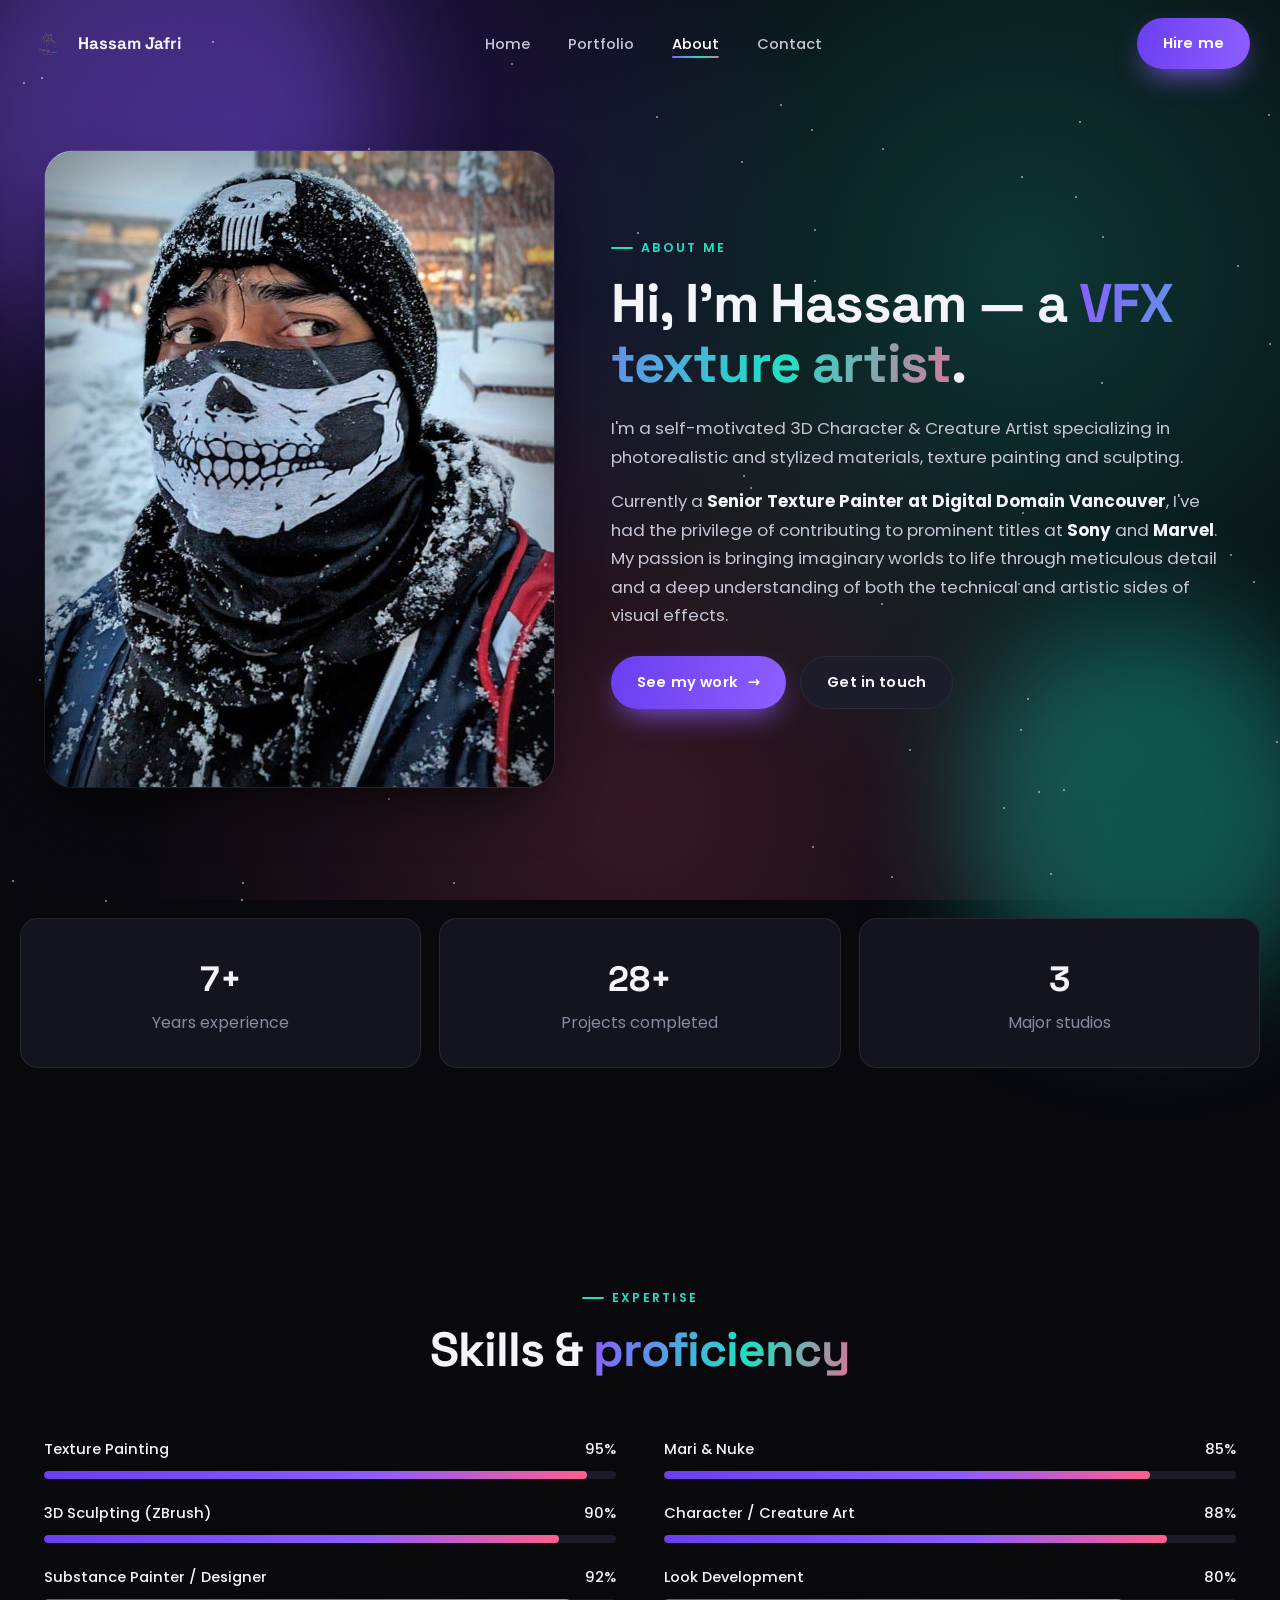
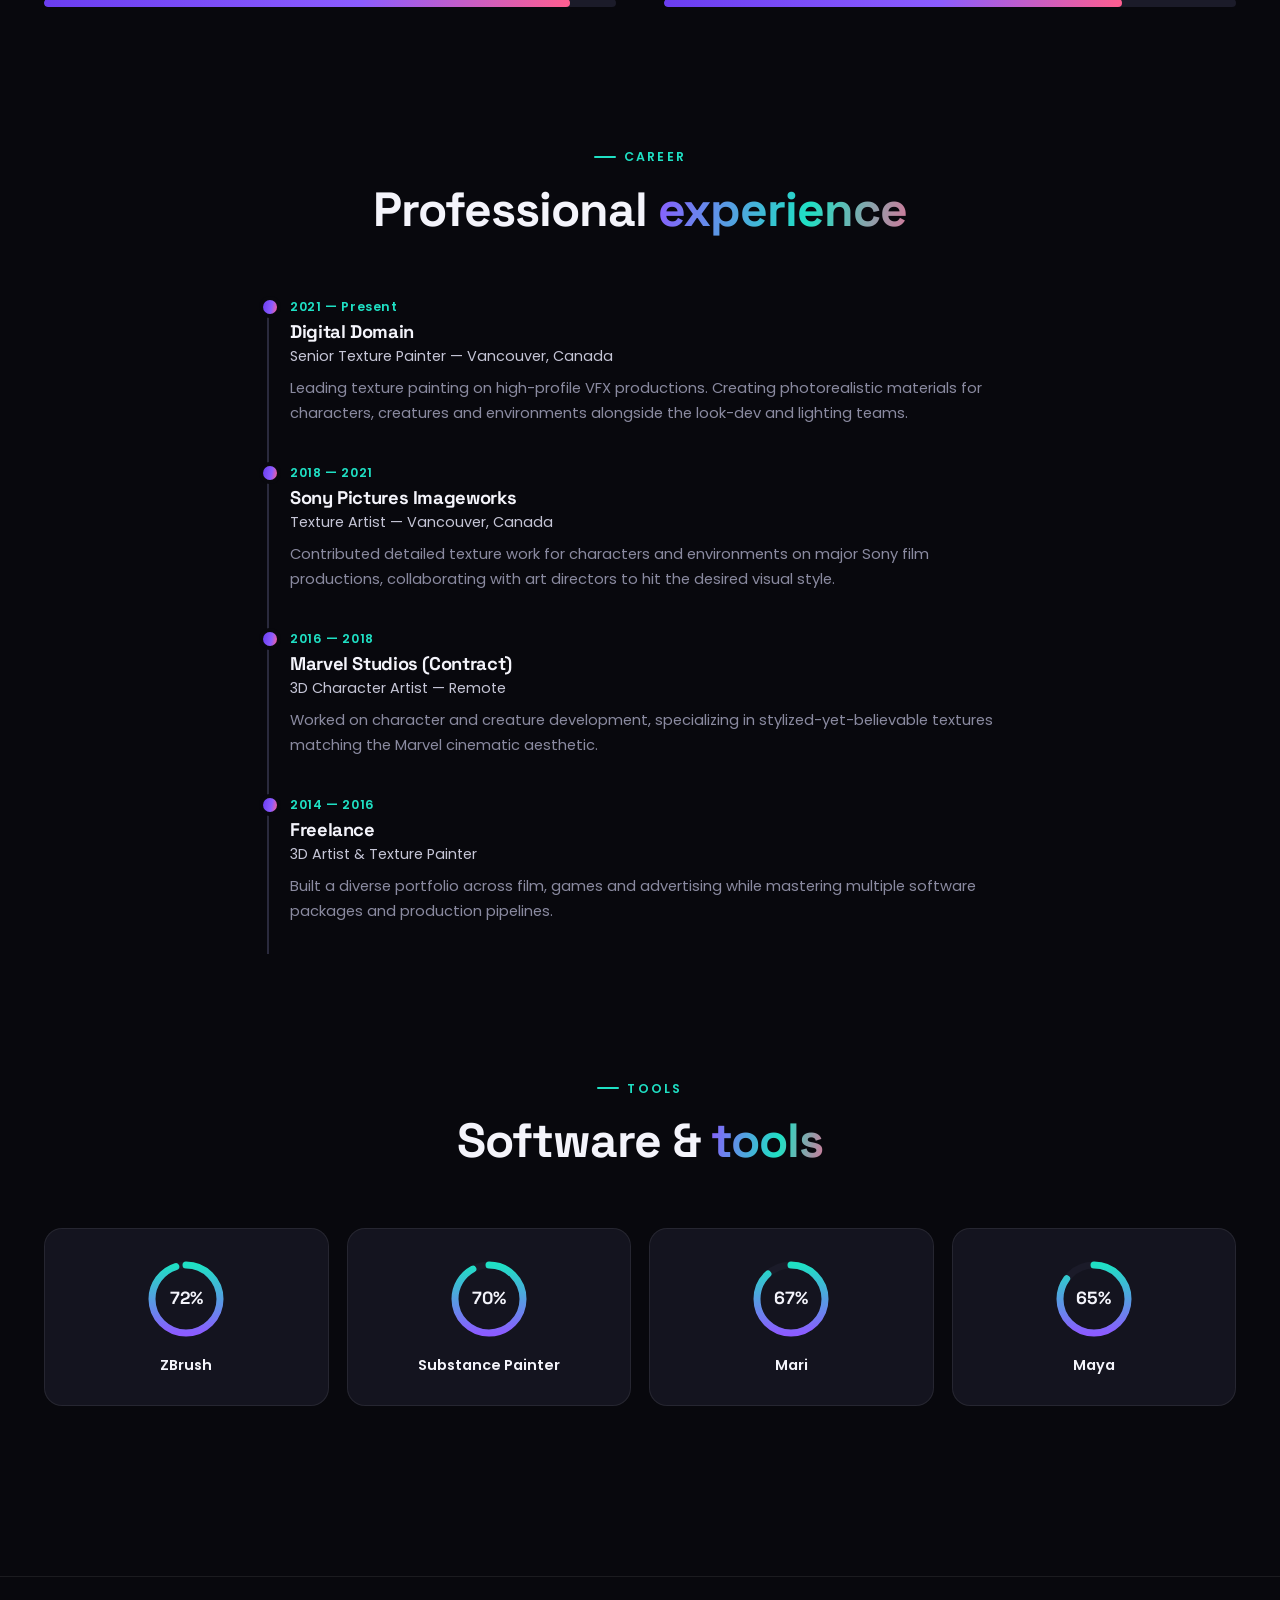
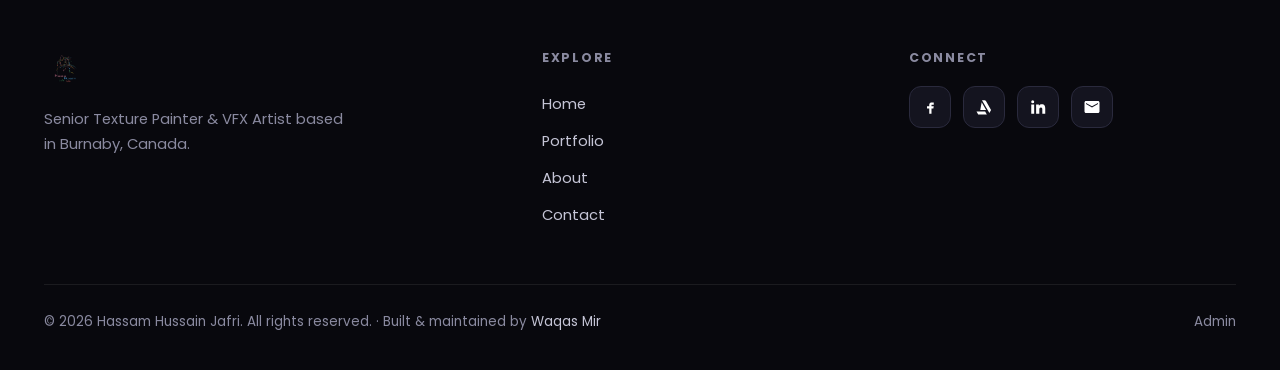
<file: about-me.html>
<!DOCTYPE html>
<html lang="en">

<head>
    <meta charset="UTF-8">
    <meta name="description" content="About Hassam Hussain Jafri — Senior Texture Painter at Digital Domain Vancouver. VFX artist with experience on Sony and Marvel productions.">
    <meta name="keywords" content="VFX artist, texture painter, 3D character artist, Digital Domain, Sony, Marvel">
    <meta name="author" content="Hassam Hussain Jafri">
    <meta name="viewport" content="width=device-width, initial-scale=1, shrink-to-fit=no">

    <title>About — Hassam Hussain Jafri</title>
    <link rel="icon" href="img/core-img/favicon.ico">

    <link rel="preconnect" href="https://fonts.googleapis.com">
    <link rel="preconnect" href="https://fonts.gstatic.com" crossorigin>
    <link href="https://fonts.googleapis.com/css2?family=Poppins:wght@300;400;500;600;700&family=Space+Grotesk:wght@500;600;700&display=swap" rel="stylesheet">
    <link rel="stylesheet" href="css/main.css">
</head>

<body>
    <div class="bg-fx"></div>
    <div class="blob blob--1"></div>
    <div class="blob blob--2"></div>
    <div class="stars"></div>
    <div class="grain"></div>

    <div id="preloader">
        <div class="preloader-mascot" id="preMascot"></div>
        <div class="preload-bar"><i></i></div>
        <p class="preload-tip">Loading…</p>
    </div>

    <nav class="nav">
        <a class="nav__brand" href="index.html"><img src="Logo/HHJ-removebg-preview2.png" alt="HHJ"> Hassam Jafri</a>
        <ul class="nav__links">
            <li><a href="index.html">Home</a></li>
            <li><a href="portfolio.html">Portfolio</a></li>
            <li><a href="about-me.html" class="active">About</a></li>
            <li><a href="contact.html">Contact</a></li>
        </ul>
        <a href="contact.html" class="btn btn--primary nav__cta">Hire me</a>
        <button class="nav__toggle" aria-label="Menu"><span></span><span></span><span></span></button>
    </nav>

    <a href="contact.html" class="floating-mascot" aria-label="Say hello"><span class="bubble">Nice to meet you!</span></a>

    <!-- Intro -->
    <section class="container">
        <div class="about-hero">
            <div class="about-portrait reveal">
                <img src="ProjectImages/Hassam.jpg" alt="Hassam Hussain Jafri">
            </div>
            <div class="reveal d1">
                <span class="eyebrow">About me</span>
                <h1>Hi, I'm Hassam — a <span class="text-grad">VFX texture artist</span>.</h1>
                <p class="lead">I'm a self-motivated 3D Character &amp; Creature Artist specializing in photorealistic and stylized materials, texture painting and sculpting.</p>
                <p class="lead">Currently a <b style="color:var(--text)">Senior Texture Painter at Digital Domain Vancouver</b>, I've had the privilege of contributing to prominent titles at <b style="color:var(--text)">Sony</b> and <b style="color:var(--text)">Marvel</b>. My passion is bringing imaginary worlds to life through meticulous detail and a deep understanding of both the technical and artistic sides of visual effects.</p>
                <div class="hero__actions" style="margin-top:26px">
                    <a href="portfolio.html" class="btn btn--primary">See my work <span class="arrow">→</span></a>
                    <a href="contact.html" class="btn btn--ghost">Get in touch</a>
                </div>
            </div>
        </div>
    </section>

    <!-- Stats -->
    <section class="container section--tight">
        <div class="dash-stats" style="grid-template-columns:repeat(3,1fr)">
            <div class="card reveal" style="text-align:center"><div class="num" style="font-family:var(--font-display);font-size:2.2rem;font-weight:700"><span data-count="8">0</span>+</div><div style="color:var(--text-muted)">Years experience</div></div>
            <div class="card reveal d1" style="text-align:center"><div class="num" style="font-family:var(--font-display);font-size:2.2rem;font-weight:700"><span data-count="30">0</span>+</div><div style="color:var(--text-muted)">Projects completed</div></div>
            <div class="card reveal d2" style="text-align:center"><div class="num" style="font-family:var(--font-display);font-size:2.2rem;font-weight:700"><span data-count="3">0</span></div><div style="color:var(--text-muted)">Major studios</div></div>
        </div>
    </section>

    <!-- Skills -->
    <section class="section">
        <div class="container">
            <div class="section-head reveal">
                <span class="eyebrow">Expertise</span>
                <h2>Skills &amp; <span class="text-grad">proficiency</span></h2>
            </div>
            <div class="grid-2">
                <div class="reveal">
                    <div class="skill-row" data-skill="95"><div class="skill-row__top"><span>Texture Painting</span><span>95%</span></div><div class="skill-bar"><i></i></div></div>
                    <div class="skill-row" data-skill="90"><div class="skill-row__top"><span>3D Sculpting (ZBrush)</span><span>90%</span></div><div class="skill-bar"><i></i></div></div>
                    <div class="skill-row" data-skill="92"><div class="skill-row__top"><span>Substance Painter / Designer</span><span>92%</span></div><div class="skill-bar"><i></i></div></div>
                </div>
                <div class="reveal d1">
                    <div class="skill-row" data-skill="85"><div class="skill-row__top"><span>Mari &amp; Nuke</span><span>85%</span></div><div class="skill-bar"><i></i></div></div>
                    <div class="skill-row" data-skill="88"><div class="skill-row__top"><span>Character / Creature Art</span><span>88%</span></div><div class="skill-bar"><i></i></div></div>
                    <div class="skill-row" data-skill="80"><div class="skill-row__top"><span>Look Development</span><span>80%</span></div><div class="skill-bar"><i></i></div></div>
                </div>
            </div>
        </div>
    </section>

    <!-- Experience -->
    <section class="section" style="padding-top:0">
        <div class="container">
            <div class="section-head reveal">
                <span class="eyebrow">Career</span>
                <h2>Professional <span class="text-grad">experience</span></h2>
            </div>
            <div style="max-width:760px;margin:0 auto">
                <div class="timeline">
                    <div class="tl-item reveal">
                        <div class="yr">2021 — Present</div>
                        <h4>Digital Domain</h4>
                        <div class="role">Senior Texture Painter — Vancouver, Canada</div>
                        <p>Leading texture painting on high-profile VFX productions. Creating photorealistic materials for characters, creatures and environments alongside the look-dev and lighting teams.</p>
                    </div>
                    <div class="tl-item reveal d1">
                        <div class="yr">2018 — 2021</div>
                        <h4>Sony Pictures Imageworks</h4>
                        <div class="role">Texture Artist — Vancouver, Canada</div>
                        <p>Contributed detailed texture work for characters and environments on major Sony film productions, collaborating with art directors to hit the desired visual style.</p>
                    </div>
                    <div class="tl-item reveal d2">
                        <div class="yr">2016 — 2018</div>
                        <h4>Marvel Studios (Contract)</h4>
                        <div class="role">3D Character Artist — Remote</div>
                        <p>Worked on character and creature development, specializing in stylized-yet-believable textures matching the Marvel cinematic aesthetic.</p>
                    </div>
                    <div class="tl-item reveal d3">
                        <div class="yr">2014 — 2016</div>
                        <h4>Freelance</h4>
                        <div class="role">3D Artist &amp; Texture Painter</div>
                        <p>Built a diverse portfolio across film, games and advertising while mastering multiple software packages and production pipelines.</p>
                    </div>
                </div>
            </div>
        </div>
    </section>

    <!-- Tools -->
    <section class="section" style="padding-top:0">
        <div class="container">
            <div class="section-head reveal">
                <span class="eyebrow">Tools</span>
                <h2>Software &amp; <span class="text-grad">tools</span></h2>
            </div>
            <div class="tool-grid">
                <div class="tool reveal">
                    <div class="ring" data-ring="95"><svg width="84" height="84"><circle cx="42" cy="42" r="34" stroke="var(--surface-2)" stroke-width="7" fill="none"/><circle class="ring-fg" cx="42" cy="42" r="34" stroke="url(#g1)" stroke-width="7" fill="none" stroke-linecap="round"/><defs><linearGradient id="g1"><stop offset="0" stop-color="#8b5cff"/><stop offset="1" stop-color="#1fe0c4"/></linearGradient></defs></svg><span class="pct">0%</span></div>
                    <h6>ZBrush</h6>
                </div>
                <div class="tool reveal d1">
                    <div class="ring" data-ring="92"><svg width="84" height="84"><circle cx="42" cy="42" r="34" stroke="var(--surface-2)" stroke-width="7" fill="none"/><circle class="ring-fg" cx="42" cy="42" r="34" stroke="url(#g1)" stroke-width="7" fill="none" stroke-linecap="round"/></svg><span class="pct">0%</span></div>
                    <h6>Substance Painter</h6>
                </div>
                <div class="tool reveal d2">
                    <div class="ring" data-ring="88"><svg width="84" height="84"><circle cx="42" cy="42" r="34" stroke="var(--surface-2)" stroke-width="7" fill="none"/><circle class="ring-fg" cx="42" cy="42" r="34" stroke="url(#g1)" stroke-width="7" fill="none" stroke-linecap="round"/></svg><span class="pct">0%</span></div>
                    <h6>Mari</h6>
                </div>
                <div class="tool reveal d3">
                    <div class="ring" data-ring="85"><svg width="84" height="84"><circle cx="42" cy="42" r="34" stroke="var(--surface-2)" stroke-width="7" fill="none"/><circle class="ring-fg" cx="42" cy="42" r="34" stroke="url(#g1)" stroke-width="7" fill="none" stroke-linecap="round"/></svg><span class="pct">0%</span></div>
                    <h6>Maya</h6>
                </div>
            </div>
        </div>
    </section>

    <footer class="footer">
        <div class="container">
            <div class="footer__inner">
                <div class="footer__brand">
                    <img src="Logo/HHJ-removebg-preview2.png" alt="HHJ">
                    <p>Senior Texture Painter & VFX Artist based in Burnaby, Canada.</p>
                </div>
                <div>
                    <h6>Explore</h6>
                    <div class="footer__links">
                        <a href="index.html">Home</a><a href="portfolio.html">Portfolio</a><a href="about-me.html">About</a><a href="contact.html">Contact</a>
                    </div>
                </div>
                <div>
                    <h6>Connect</h6>
                    <div class="footer__social">
                        <a href="https://www.facebook.com/Hassam.exr?mibextid=ZbWKwL" target="_blank" rel="noopener" aria-label="Facebook"><svg width="18" height="18" viewBox="0 0 24 24" fill="#fff"><path d="M14 9h3V6h-3c-1.7 0-3 1.3-3 3v2H8v3h3v7h3v-7h2.5l.5-3H14V9z"/></svg></a>
                        <a href="https://www.artstation.com/hassamjafri" target="_blank" rel="noopener" aria-label="ArtStation"><svg width="18" height="18" viewBox="0 0 24 24" fill="#fff"><path d="M2 18l2.3 4h11.5l-2.3-4H2zm19.4-2.1L14.6 4c-.4-.7-1.1-1-1.8-1H9.3l9.9 17 1.9-3.3c.4-.6.5-1.2.3-1.8zM7 16h7.8L8.9 5.7 7 16z"/></svg></a>
                        <a href="https://www.linkedin.com/in/syedhassamjafri" target="_blank" rel="noopener" aria-label="LinkedIn"><svg width="18" height="18" viewBox="0 0 24 24" fill="#fff"><path d="M6.94 5a2 2 0 1 1-4 0 2 2 0 0 1 4 0zM3 8.5h3.9V21H3V8.5zM9.5 8.5h3.7v1.7h.05c.52-.93 1.8-1.9 3.7-1.9 3.95 0 4.7 2.5 4.7 5.8V21h-3.9v-5.5c0-1.3 0-3-1.85-3s-2.15 1.44-2.15 2.9V21H9.5V8.5z"/></svg></a>
                        <a href="mailto:hassamhas@gmail.com" aria-label="Email"><svg width="18" height="18" viewBox="0 0 24 24" fill="#fff"><path d="M4 4h16c1.1 0 2 .9 2 2v12c0 1.1-.9 2-2 2H4c-1.1 0-2-.9-2-2V6c0-1.1.9-2 2-2zm8 7L4 6.5V8l8 4.5L20 8V6.5L12 11z"/></svg></a>
                    </div>
                </div>
            </div>
            <div class="footer__bottom">
                <span>© <span id="year"></span> Hassam Hussain Jafri. All rights reserved. · Built &amp; maintained by <a href="https://www.waqasmir.com" target="_blank" rel="noopener" style="color:var(--text-soft)">Waqas Mir</a></span>
                <a href="dashboard.html" style="color:var(--text-muted)">Admin</a>
            </div>
        </div>
    </footer>

    <script>document.getElementById("year").textContent = new Date().getFullYear();</script>
    <script src="js/config.js"></script>
    <script src="js/api.js"></script>
    <script src="js/site.js"></script>
    <script>document.getElementById("preMascot").innerHTML = mascotSVG(96);</script>
</body>
</html>
</file>
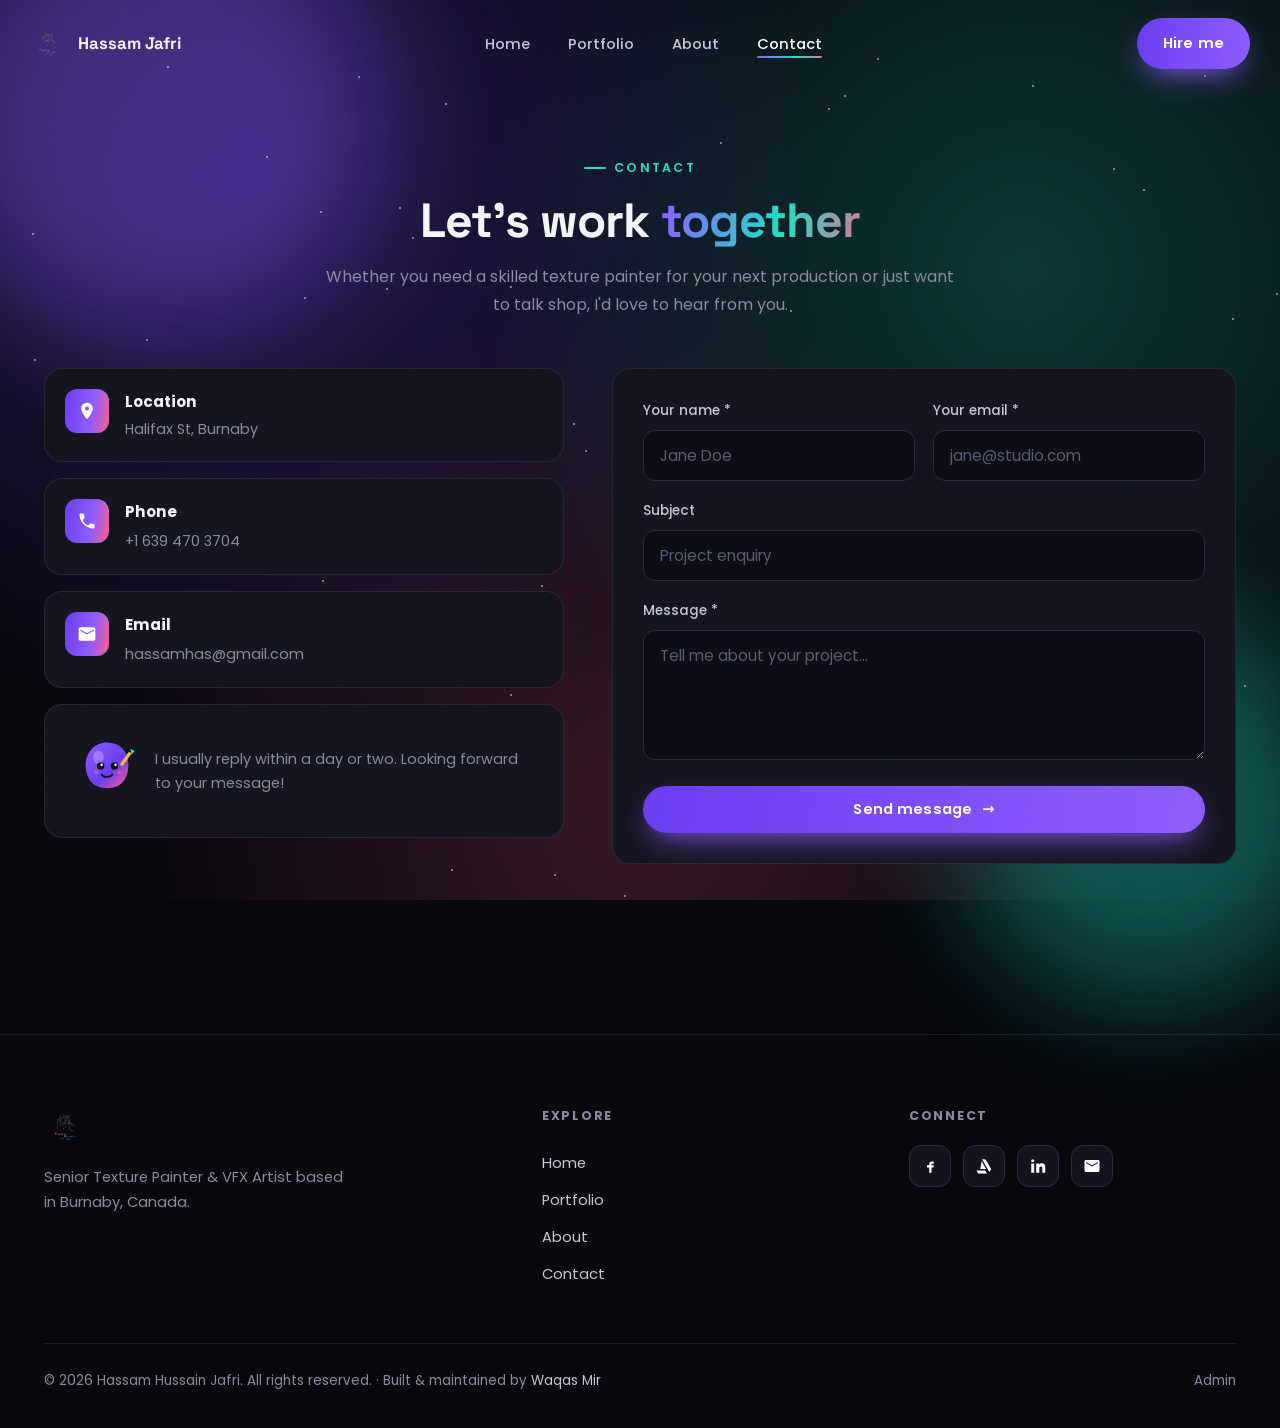
<file: contact.html>
<!DOCTYPE html>
<html lang="en">

<head>
    <meta charset="UTF-8">
    <meta name="description" content="Contact Hassam Hussain Jafri — VFX Artist & Animator. Available for freelance work, collaborations and full-time opportunities.">
    <meta name="keywords" content="contact, hire, VFX artist, texture painter, freelance, Digital Domain">
    <meta name="author" content="Hassam Hussain Jafri">
    <meta name="viewport" content="width=device-width, initial-scale=1, shrink-to-fit=no">

    <title>Contact — Hassam Hussain Jafri</title>
    <link rel="icon" href="img/core-img/favicon.ico">

    <link rel="preconnect" href="https://fonts.googleapis.com">
    <link rel="preconnect" href="https://fonts.gstatic.com" crossorigin>
    <link href="https://fonts.googleapis.com/css2?family=Poppins:wght@300;400;500;600;700&family=Space+Grotesk:wght@500;600;700&display=swap" rel="stylesheet">
    <link rel="stylesheet" href="css/main.css">
</head>

<body>
    <div class="bg-fx"></div>
    <div class="blob blob--1"></div>
    <div class="blob blob--2"></div>
    <div class="stars"></div>
    <div class="grain"></div>

    <div id="preloader">
        <div class="preloader-mascot" id="preMascot"></div>
        <div class="preload-bar"><i></i></div>
        <p class="preload-tip">Loading…</p>
    </div>

    <nav class="nav">
        <a class="nav__brand" href="index.html"><img src="Logo/HHJ-removebg-preview2.png" alt="HHJ"> Hassam Jafri</a>
        <ul class="nav__links">
            <li><a href="index.html">Home</a></li>
            <li><a href="portfolio.html">Portfolio</a></li>
            <li><a href="about-me.html">About</a></li>
            <li><a href="contact.html" class="active">Contact</a></li>
        </ul>
        <a href="contact.html" class="btn btn--primary nav__cta">Hire me</a>
        <button class="nav__toggle" aria-label="Menu"><span></span><span></span><span></span></button>
    </nav>

    <a href="#contactForm" class="floating-mascot" aria-label="Say hello"><span class="bubble">Drop me a line!</span></a>

    <section class="section" style="padding-top:150px">
        <div class="container">
            <div class="section-head reveal" style="margin-bottom:50px">
                <span class="eyebrow">Contact</span>
                <h2>Let's work <span class="text-grad">together</span></h2>
                <p>Whether you need a skilled texture painter for your next production or just want to talk shop, I'd love to hear from you.</p>
            </div>

            <div class="contact-grid">
                <div class="reveal">
                    <div class="contact-info-card">
                        <span class="ic"><svg width="20" height="20" viewBox="0 0 24 24" fill="#fff"><path d="M12 2C8 2 5 5 5 9c0 5 7 13 7 13s7-8 7-13c0-4-3-7-7-7zm0 9.5A2.5 2.5 0 1 1 12 6.5a2.5 2.5 0 0 1 0 5z"/></svg></span>
                        <div><h5>Location</h5><p>Halifax St, Burnaby</p></div>
                    </div>
                    <div class="contact-info-card">
                        <span class="ic"><svg width="20" height="20" viewBox="0 0 24 24" fill="#fff"><path d="M6.6 10.8c1.4 2.8 3.8 5.1 6.6 6.6l2.2-2.2c.3-.3.7-.4 1-.2 1.1.4 2.3.6 3.6.6.6 0 1 .4 1 1V20c0 .6-.4 1-1 1C10.6 21 3 13.4 3 4c0-.6.4-1 1-1h3.5c.6 0 1 .4 1 1 0 1.3.2 2.5.6 3.6.1.4 0 .8-.3 1l-2.2 2.2z"/></svg></span>
                        <div><h5>Phone</h5><a href="tel:+16394703704">+1 639 470 3704</a></div>
                    </div>
                    <div class="contact-info-card">
                        <span class="ic"><svg width="20" height="20" viewBox="0 0 24 24" fill="#fff"><path d="M4 4h16c1.1 0 2 .9 2 2v12c0 1.1-.9 2-2 2H4c-1.1 0-2-.9-2-2V6c0-1.1.9-2 2-2zm8 7L4 6.5V8l8 4.5L20 8V6.5L12 11z"/></svg></span>
                        <div><h5>Email</h5><a href="mailto:hassamhas@gmail.com">hassamhas@gmail.com</a></div>
                    </div>
                    <div class="card" style="margin-top:8px;display:flex;align-items:center;gap:16px">
                        <div style="width:64px;flex-shrink:0" id="contactMascot"></div>
                        <p style="color:var(--text-muted);font-size:0.9rem;margin:0">I usually reply within a day or two. Looking forward to your message!</p>
                    </div>
                </div>

                <div class="card reveal d1">
                    <form id="contactForm" novalidate>
                        <div class="modal__row">
                            <div class="field"><label>Your name *</label><input class="input" name="name" placeholder="Jane Doe" required></div>
                            <div class="field"><label>Your email *</label><input class="input" type="email" name="email" placeholder="jane@studio.com" required></div>
                        </div>
                        <div class="field"><label>Subject</label><input class="input" name="subject" placeholder="Project enquiry"></div>
                        <div class="field"><label>Message *</label><textarea class="textarea" name="message" placeholder="Tell me about your project…" required></textarea></div>
                        <button type="submit" class="btn btn--primary btn--block">Send message <span class="arrow">→</span></button>
                        <div class="form-note" id="contactNote"></div>
                    </form>
                </div>
            </div>
        </div>
    </section>

    <footer class="footer">
        <div class="container">
            <div class="footer__inner">
                <div class="footer__brand">
                    <img src="Logo/HHJ-removebg-preview2.png" alt="HHJ">
                    <p>Senior Texture Painter & VFX Artist based in Burnaby, Canada.</p>
                </div>
                <div>
                    <h6>Explore</h6>
                    <div class="footer__links">
                        <a href="index.html">Home</a><a href="portfolio.html">Portfolio</a><a href="about-me.html">About</a><a href="contact.html">Contact</a>
                    </div>
                </div>
                <div>
                    <h6>Connect</h6>
                    <div class="footer__social">
                        <a href="https://www.facebook.com/Hassam.exr?mibextid=ZbWKwL" target="_blank" rel="noopener" aria-label="Facebook"><svg width="18" height="18" viewBox="0 0 24 24" fill="#fff"><path d="M14 9h3V6h-3c-1.7 0-3 1.3-3 3v2H8v3h3v7h3v-7h2.5l.5-3H14V9z"/></svg></a>
                        <a href="https://www.artstation.com/hassamjafri" target="_blank" rel="noopener" aria-label="ArtStation"><svg width="18" height="18" viewBox="0 0 24 24" fill="#fff"><path d="M2 18l2.3 4h11.5l-2.3-4H2zm19.4-2.1L14.6 4c-.4-.7-1.1-1-1.8-1H9.3l9.9 17 1.9-3.3c.4-.6.5-1.2.3-1.8zM7 16h7.8L8.9 5.7 7 16z"/></svg></a>
                        <a href="https://www.linkedin.com/in/syedhassamjafri" target="_blank" rel="noopener" aria-label="LinkedIn"><svg width="18" height="18" viewBox="0 0 24 24" fill="#fff"><path d="M6.94 5a2 2 0 1 1-4 0 2 2 0 0 1 4 0zM3 8.5h3.9V21H3V8.5zM9.5 8.5h3.7v1.7h.05c.52-.93 1.8-1.9 3.7-1.9 3.95 0 4.7 2.5 4.7 5.8V21h-3.9v-5.5c0-1.3 0-3-1.85-3s-2.15 1.44-2.15 2.9V21H9.5V8.5z"/></svg></a>
                        <a href="mailto:hassamhas@gmail.com" aria-label="Email"><svg width="18" height="18" viewBox="0 0 24 24" fill="#fff"><path d="M4 4h16c1.1 0 2 .9 2 2v12c0 1.1-.9 2-2 2H4c-1.1 0-2-.9-2-2V6c0-1.1.9-2 2-2zm8 7L4 6.5V8l8 4.5L20 8V6.5L12 11z"/></svg></a>
                    </div>
                </div>
            </div>
            <div class="footer__bottom">
                <span>© <span id="year"></span> Hassam Hussain Jafri. All rights reserved. · Built &amp; maintained by <a href="https://www.waqasmir.com" target="_blank" rel="noopener" style="color:var(--text-soft)">Waqas Mir</a></span>
                <a href="dashboard.html" style="color:var(--text-muted)">Admin</a>
            </div>
        </div>
    </footer>

    <script>document.getElementById("year").textContent = new Date().getFullYear();</script>
    <script src="js/config.js"></script>
    <script src="js/api.js"></script>
    <script src="js/site.js"></script>
    <script>
        document.getElementById("preMascot").innerHTML = mascotSVG(96);
        document.getElementById("contactMascot").innerHTML = mascotSVG(64);
    </script>
</body>
</html>
</file>
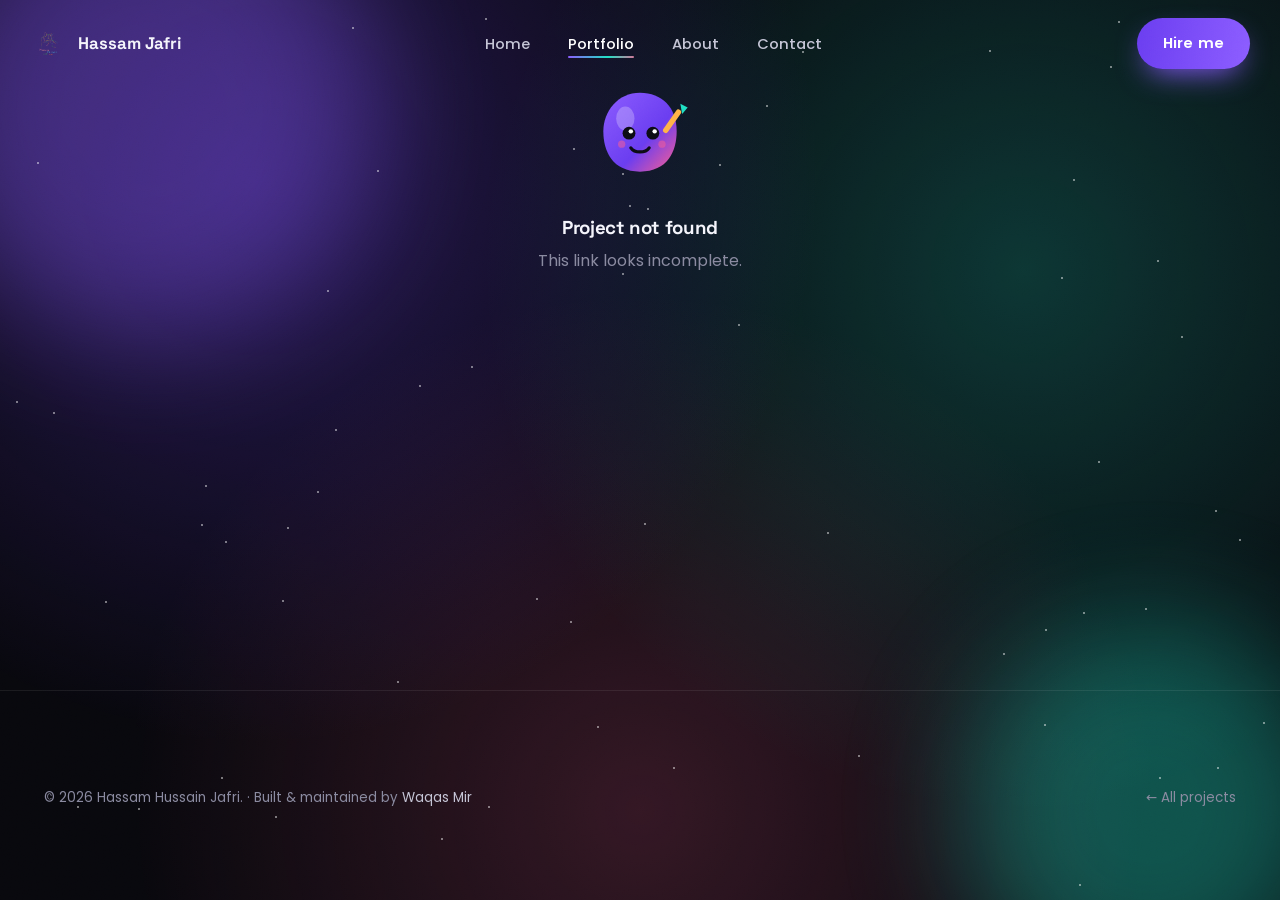
<file: project.html>
<!DOCTYPE html>
<html lang="en">

<head>
    <meta charset="UTF-8">
    <meta name="description" content="Project breakdown — Hassam Hussain Jafri, VFX Artist & Texture Painter.">
    <meta name="author" content="Hassam Hussain Jafri">
    <meta name="viewport" content="width=device-width, initial-scale=1, shrink-to-fit=no">

    <title>Project — Hassam Hussain Jafri</title>
    <link rel="icon" href="img/core-img/favicon.ico">

    <link rel="preconnect" href="https://fonts.googleapis.com">
    <link rel="preconnect" href="https://fonts.gstatic.com" crossorigin>
    <link href="https://fonts.googleapis.com/css2?family=Poppins:wght@300;400;500;600;700&family=Space+Grotesk:wght@500;600;700&display=swap" rel="stylesheet">
    <link rel="stylesheet" href="css/main.css">
</head>

<body>
    <div class="bg-fx"></div>
    <div class="blob blob--1"></div>
    <div class="blob blob--2"></div>
    <div class="stars"></div>
    <div class="grain"></div>

    <div id="preloader">
        <div class="preloader-mascot" id="preMascot"></div>
        <div class="preload-bar"><i></i></div>
        <p class="preload-tip">Loading…</p>
    </div>

    <nav class="nav">
        <a class="nav__brand" href="index.html"><img src="Logo/HHJ-removebg-preview2.png" alt="HHJ"> Hassam Jafri</a>
        <ul class="nav__links">
            <li><a href="index.html">Home</a></li>
            <li><a href="portfolio.html" class="active">Portfolio</a></li>
            <li><a href="about-me.html">About</a></li>
            <li><a href="contact.html">Contact</a></li>
        </ul>
        <a href="contact.html" class="btn btn--primary nav__cta">Hire me</a>
        <button class="nav__toggle" aria-label="Menu"><span></span><span></span><span></span></button>
    </nav>

    <a href="contact.html" class="floating-mascot" aria-label="Say hello"><span class="bubble">Want one like this?</span></a>

    <main id="projectDetail" style="min-height:70vh">
        <div style="padding:200px 0;text-align:center;color:var(--text-muted)"><span class="spinner" style="display:inline-block"></span></div>
    </main>

    <footer class="footer">
        <div class="container">
            <div class="footer__bottom" style="border:none">
                <span>© <span id="year"></span> Hassam Hussain Jafri. · Built &amp; maintained by <a href="https://www.waqasmir.com" target="_blank" rel="noopener" style="color:var(--text-soft)">Waqas Mir</a></span>
                <a href="portfolio.html" style="color:var(--text-muted)">← All projects</a>
            </div>
        </div>
    </footer>

    <script>document.getElementById("year").textContent = new Date().getFullYear();</script>
    <script src="js/config.js"></script>
    <script src="js/api.js"></script>
    <script src="js/site.js"></script>
    <script>document.getElementById("preMascot").innerHTML = mascotSVG(96);</script>
</body>
</html>
</file>
<file: css/main.css>
/* ============================================================
   Hassam Hussain Jafri — VFX Artist
   Redesign 2026 · Dark cinematic + playful 2D accents
   Self-contained design system (no Bootstrap / jQuery).
   ============================================================ */

/* ---------- 1. Design tokens ---------- */
:root {
    /* Surfaces */
    --bg: #08080d;
    --bg-2: #0c0c14;
    --surface: #14141f;
    --surface-2: #1b1b29;
    --surface-3: #23233440;
    --border: #2a2a3d;
    --border-soft: #ffffff14;

    /* Text */
    --text: #f4f4fb;
    --text-soft: #c5c5d6;
    --text-muted: #8a8aa0;

    /* Brand / playful accents */
    --violet: #8b5cff;
    --violet-deep: #6a3df0;
    --teal: #1fe0c4;
    --pink: #ff5e8f;
    --amber: #ffb347;

    --grad-hero: radial-gradient(circle at 20% 20%, #6a3df055 0%, transparent 45%),
                 radial-gradient(circle at 80% 30%, #1fe0c43d 0%, transparent 45%),
                 radial-gradient(circle at 50% 90%, #ff5e8f33 0%, transparent 50%);
    --grad-text: linear-gradient(100deg, var(--violet) 0%, var(--teal) 60%, var(--pink) 110%);
    --grad-btn: linear-gradient(100deg, var(--violet-deep), var(--violet) 60%, var(--pink));

    /* Effects */
    --radius: 18px;
    --radius-sm: 12px;
    --radius-lg: 28px;
    --shadow: 0 24px 60px -20px #000000cc;
    --shadow-glow: 0 0 60px -10px var(--violet);
    --ring: 0 0 0 3px #8b5cff55;

    /* Type */
    --font-display: "Space Grotesk", "Poppins", system-ui, sans-serif;
    --font-body: "Poppins", system-ui, -apple-system, sans-serif;

    --ease: cubic-bezier(0.22, 1, 0.36, 1);
    --container: 1240px;
}

/* ---------- 2. Reset ---------- */
*, *::before, *::after { box-sizing: border-box; }
* { margin: 0; padding: 0; }

html { scroll-behavior: smooth; -webkit-text-size-adjust: 100%; }

body {
    font-family: var(--font-body);
    background: var(--bg);
    color: var(--text);
    line-height: 1.7;
    font-size: 16px;
    overflow-x: hidden;
    -webkit-font-smoothing: antialiased;
    text-rendering: optimizeLegibility;
}

img { max-width: 100%; display: block; }
a { color: inherit; text-decoration: none; }
button { font-family: inherit; cursor: pointer; border: none; background: none; color: inherit; }
ul { list-style: none; }
input, textarea, select { font-family: inherit; }
::selection { background: var(--violet); color: #fff; }

h1, h2, h3, h4 { font-family: var(--font-display); font-weight: 700; line-height: 1.1; letter-spacing: -0.02em; }

.container { width: 100%; max-width: var(--container); margin: 0 auto; padding: 0 24px; }
.text-grad {
    background: var(--grad-text);
    -webkit-background-clip: text; background-clip: text;
    -webkit-text-fill-color: transparent; color: transparent;
}

/* ---------- 3. Animated background ---------- */
.bg-fx { position: fixed; inset: 0; z-index: -2; pointer-events: none; background: var(--bg); }
.bg-fx::before {
    content: ""; position: absolute; inset: 0; background: var(--grad-hero);
    opacity: 0.9; animation: bgShift 22s var(--ease) infinite alternate;
}
@keyframes bgShift {
    0%   { transform: translate3d(0,0,0) scale(1); }
    100% { transform: translate3d(-3%, 2%, 0) scale(1.1); }
}
/* drifting blobs */
.blob { position: fixed; z-index: -1; border-radius: 50%; filter: blur(60px); opacity: 0.35; pointer-events: none; }
.blob--1 { width: 460px; height: 460px; background: var(--violet); top: -120px; left: -80px; animation: float1 18s ease-in-out infinite; }
.blob--2 { width: 380px; height: 380px; background: var(--teal); bottom: -100px; right: -60px; animation: float2 22s ease-in-out infinite; }
.blob--3 { width: 300px; height: 300px; background: var(--pink); top: 40%; right: 20%; opacity: 0.2; animation: float1 26s ease-in-out infinite reverse; }
@keyframes float1 { 50% { transform: translate(60px, 40px) scale(1.15); } }
@keyframes float2 { 50% { transform: translate(-50px, -30px) scale(1.1); } }

/* film grain */
.grain { position: fixed; inset: 0; z-index: 9998; pointer-events: none; opacity: 0.04; mix-blend-mode: overlay;
    background-image: url("data:image/svg+xml,%3Csvg xmlns='http://www.w3.org/2000/svg' width='120' height='120'%3E%3Cfilter id='n'%3E%3CfeTurbulence type='fractalNoise' baseFrequency='0.85' numOctaves='3'/%3E%3C/filter%3E%3Crect width='100%25' height='100%25' filter='url(%23n)'/%3E%3C/svg%3E"); }

/* twinkling stars layer */
.stars { position: fixed; inset: 0; z-index: -1; pointer-events: none; }
.star { position: absolute; width: 2px; height: 2px; background: #fff; border-radius: 50%; opacity: 0.6; animation: twinkle 3s ease-in-out infinite; }
@keyframes twinkle { 0%, 100% { opacity: 0.15; transform: scale(0.6); } 50% { opacity: 0.9; transform: scale(1.3); } }

/* ---------- 4. Preloader ---------- */
#preloader {
    position: fixed; inset: 0; z-index: 99999; background: var(--bg);
    display: flex; flex-direction: column; align-items: center; justify-content: center; gap: 26px;
    transition: opacity 0.6s ease, visibility 0.6s ease;
}
#preloader.loaded { opacity: 0; visibility: hidden; }
.preloader-mascot { animation: bob 1.6s var(--ease) infinite; }
.preload-bar { width: 180px; height: 4px; border-radius: 99px; background: var(--surface-2); overflow: hidden; }
.preload-bar i { display: block; height: 100%; width: 40%; border-radius: 99px; background: var(--grad-btn);
    animation: loadbar 1.1s var(--ease) infinite; }
@keyframes loadbar { 0% { transform: translateX(-100%); } 100% { transform: translateX(350%); } }
.preload-tip { color: var(--text-muted); font-size: 0.85rem; max-width: 320px; text-align: center; min-height: 2.6em; }
@keyframes bob { 50% { transform: translateY(-12px); } }

/* ---------- 5. Mascot (2D cartoon) ---------- */
/* Reusable inline-SVG "Pixel" the paint-blob. Eyes blink, body floats. */
.mascot { display: inline-block; }
.mascot--float { animation: bob 3.4s var(--ease) infinite; }
.mascot .m-eye { transform-origin: center; animation: blink 4.2s infinite; }
.mascot .m-brush { transform-origin: 70% 30%; animation: wave 3s var(--ease) infinite; }
@keyframes blink { 0%, 92%, 100% { transform: scaleY(1); } 96% { transform: scaleY(0.1); } }
@keyframes wave { 0%, 100% { transform: rotate(-8deg); } 50% { transform: rotate(14deg); } }

/* floating page mascot (bottom corner) */
.floating-mascot { position: fixed; bottom: 22px; left: 22px; z-index: 50; width: 78px; cursor: pointer;
    filter: drop-shadow(0 10px 20px #0008); transition: transform 0.3s var(--ease); animation: bob 3.4s var(--ease) infinite; }
.floating-mascot:hover { transform: scale(1.1) rotate(-4deg); }
.floating-mascot .bubble {
    position: absolute; bottom: 100%; left: 50%; transform: translate(-50%, -8px) scale(0.8);
    background: #fff; color: #15151f; font-size: 0.72rem; font-weight: 600; padding: 7px 12px;
    border-radius: 12px; white-space: nowrap; opacity: 0; pointer-events: none; transition: all 0.25s var(--ease);
}
.floating-mascot:hover .bubble { opacity: 1; transform: translate(-50%, -12px) scale(1); }

/* ---------- 6. Navbar ---------- */
.nav {
    position: fixed; top: 0; left: 0; right: 0; z-index: 1000;
    display: flex; align-items: center; justify-content: space-between;
    padding: 18px 30px; transition: all 0.4s var(--ease);
}
.nav.scrolled { padding: 12px 30px; background: #0a0a12cc; backdrop-filter: blur(16px); border-bottom: 1px solid var(--border-soft); }
.nav__brand { display: flex; align-items: center; gap: 10px; font-family: var(--font-display); font-weight: 700; font-size: 1.05rem; }
.nav__brand img { height: 38px; width: auto; }
.nav__links { display: flex; align-items: center; gap: 6px; }
.nav__links a {
    position: relative; padding: 8px 16px; border-radius: 99px; font-size: 0.92rem; font-weight: 500;
    color: var(--text-soft); transition: color 0.25s, background 0.25s;
}
.nav__links a:hover, .nav__links a.active { color: #fff; }
.nav__links a::after {
    content: ""; position: absolute; left: 16px; right: 16px; bottom: 4px; height: 2px;
    background: var(--grad-text); border-radius: 2px; transform: scaleX(0); transform-origin: left; transition: transform 0.3s var(--ease);
}
.nav__links a:hover::after, .nav__links a.active::after { transform: scaleX(1); }
.nav__cta { margin-left: 10px; }
.nav__toggle { display: none; flex-direction: column; gap: 5px; padding: 8px; }
.nav__toggle span { width: 24px; height: 2px; background: #fff; border-radius: 2px; transition: 0.3s var(--ease); }
.nav.open .nav__toggle span:nth-child(1) { transform: translateY(7px) rotate(45deg); }
.nav.open .nav__toggle span:nth-child(2) { opacity: 0; }
.nav.open .nav__toggle span:nth-child(3) { transform: translateY(-7px) rotate(-45deg); }

/* ---------- 7. Buttons ---------- */
.btn {
    display: inline-flex; align-items: center; gap: 10px; padding: 13px 26px; border-radius: 99px;
    font-weight: 600; font-size: 0.92rem; letter-spacing: 0.01em; transition: all 0.3s var(--ease);
    position: relative; white-space: nowrap;
}
.btn svg, .btn i { transition: transform 0.3s var(--ease); }
.btn--primary { background: var(--grad-btn); color: #fff; background-size: 160% 160%; box-shadow: 0 12px 30px -10px var(--violet); }
.btn--primary:hover { transform: translateY(-2px); background-position: 100% 0; box-shadow: 0 18px 38px -10px var(--violet); }
.btn--primary:hover .arrow { transform: translateX(4px); }
.btn--ghost { background: var(--surface-2); color: var(--text); border: 1px solid var(--border); }
.btn--ghost:hover { background: var(--surface-3); border-color: var(--violet); color: #fff; transform: translateY(-2px); }
.btn--block { width: 100%; justify-content: center; }
.btn--sm { padding: 9px 16px; font-size: 0.82rem; }
.btn--danger { background: #2a1620; color: var(--pink); border: 1px solid #ff5e8f44; }
.btn--danger:hover { background: var(--pink); color: #fff; }

/* ---------- 8. Section helpers ---------- */
.section { padding: 110px 0; position: relative; }
.section--tight { padding: 70px 0; }
.section-head { max-width: 640px; margin: 0 auto 60px; text-align: center; }
.eyebrow {
    display: inline-flex; align-items: center; gap: 8px; font-size: 0.78rem; font-weight: 600; letter-spacing: 0.18em;
    text-transform: uppercase; color: var(--teal); margin-bottom: 16px;
}
.eyebrow::before { content: ""; width: 22px; height: 2px; background: var(--teal); border-radius: 2px; }
.section-head h2 { font-size: clamp(2rem, 4vw, 3rem); margin-bottom: 16px; }
.section-head p { color: var(--text-muted); }

/* ---------- 9. Hero ---------- */
.hero { min-height: 100vh; display: flex; align-items: center; padding: 120px 0 80px; position: relative; }
.hero__inner { display: grid; grid-template-columns: 1.05fr 0.95fr; gap: 48px; align-items: center; }
.hero__badge {
    display: inline-flex; align-items: center; gap: 9px; padding: 7px 16px; border-radius: 99px;
    background: var(--surface-2); border: 1px solid var(--border); font-size: 0.82rem; color: var(--text-soft); margin-bottom: 26px;
}
.hero__badge .dot { width: 8px; height: 8px; border-radius: 50%; background: var(--teal); box-shadow: 0 0 0 0 var(--teal); animation: pulse 2s infinite; }
@keyframes pulse { 0% { box-shadow: 0 0 0 0 #1fe0c4aa; } 70% { box-shadow: 0 0 0 9px #1fe0c400; } 100% { box-shadow: 0 0 0 0 #1fe0c400; } }
.hero h1 { font-size: clamp(2.6rem, 6vw, 4.6rem); margin-bottom: 22px; }
.hero h1 .line { display: block; overflow: hidden; }
.hero p.lead { color: var(--text-soft); font-size: 1.08rem; max-width: 520px; margin-bottom: 34px; }
.hero__actions { display: flex; gap: 14px; flex-wrap: wrap; }
.hero__stats { display: flex; gap: 36px; margin-top: 48px; }
.hero__stats .num { font-family: var(--font-display); font-size: 1.9rem; font-weight: 700; }
.hero__stats .lbl { font-size: 0.8rem; color: var(--text-muted); }

/* hero visual: tilted artwork stack */
.hero__visual { position: relative; perspective: 1200px; }
.hero__card {
    border-radius: var(--radius-lg); overflow: hidden; box-shadow: var(--shadow); border: 1px solid var(--border-soft);
    transform: rotateY(-12deg) rotateX(4deg); transition: transform 0.6s var(--ease); position: relative; aspect-ratio: 4/5;
    animation: floatCard 7s var(--ease) infinite;
}
.hero__card img { width: 100%; height: 100%; object-fit: cover; }
.hero__card::after { content: ""; position: absolute; inset: 0; background: linear-gradient(160deg, transparent 40%, #08080dcc); }
@keyframes floatCard { 50% { transform: rotateY(-8deg) rotateX(2deg) translateY(-14px); } }
.hero__chip {
    position: absolute; padding: 10px 16px; border-radius: 14px; background: #0d0d18ee; border: 1px solid var(--border);
    backdrop-filter: blur(10px); font-size: 0.8rem; font-weight: 600; display: flex; align-items: center; gap: 8px; box-shadow: var(--shadow);
}
.hero__chip--1 { top: 10%; left: -34px; animation: bob 4s var(--ease) infinite; }
.hero__chip--2 { bottom: 14%; right: -24px; animation: bob 5s var(--ease) infinite 0.6s; }
.hero__chip .ic { width: 26px; height: 26px; border-radius: 8px; display: grid; place-items: center; background: var(--grad-btn); }

.scroll-cue { position: absolute; bottom: 26px; left: 50%; transform: translateX(-50%); display: flex; flex-direction: column; align-items: center; gap: 8px; color: var(--text-muted); font-size: 0.72rem; letter-spacing: 0.2em; text-transform: uppercase; }
.scroll-cue .mouse { width: 22px; height: 36px; border: 2px solid var(--border); border-radius: 14px; position: relative; }
.scroll-cue .mouse::after { content: ""; position: absolute; top: 7px; left: 50%; transform: translateX(-50%); width: 4px; height: 7px; border-radius: 4px; background: var(--teal); animation: scrolly 1.6s var(--ease) infinite; }
@keyframes scrolly { 50% { transform: translate(-50%, 10px); opacity: 0.3; } }

/* ---------- 10. Marquee ---------- */
.marquee { overflow: hidden; padding: 24px 0; border-top: 1px solid var(--border-soft); border-bottom: 1px solid var(--border-soft); -webkit-mask-image: linear-gradient(90deg, transparent, #000 12%, #000 88%, transparent); mask-image: linear-gradient(90deg, transparent, #000 12%, #000 88%, transparent); }
.marquee__track { display: flex; gap: 56px; width: max-content; animation: marquee 26s linear infinite; }
.marquee__track span { font-family: var(--font-display); font-size: 1.3rem; font-weight: 600; color: var(--text-muted); display: flex; align-items: center; gap: 56px; }
.marquee__track span::after { content: "✦"; color: var(--violet); }
@keyframes marquee { to { transform: translateX(-50%); } }

/* ---------- 11. Work grid (portfolio) ---------- */
.filters { display: flex; flex-wrap: wrap; gap: 10px; justify-content: center; margin-bottom: 44px; }
.filters button {
    padding: 9px 20px; border-radius: 99px; font-size: 0.85rem; font-weight: 500; color: var(--text-soft);
    border: 1px solid var(--border); background: var(--surface); transition: all 0.25s var(--ease);
}
.filters button:hover { border-color: var(--violet); color: #fff; }
.filters button.active { background: var(--grad-btn); border-color: transparent; color: #fff; }

.work-grid { display: grid; grid-template-columns: repeat(3, 1fr); gap: 22px; }
.work-card {
    position: relative; border-radius: var(--radius); overflow: hidden; background: var(--surface); border: 1px solid var(--border-soft);
    cursor: pointer; aspect-ratio: 4/3.2; transition: transform 0.4s var(--ease), box-shadow 0.4s var(--ease);
}
.work-card.hide { display: none; }
.work-card img { width: 100%; height: 100%; object-fit: cover; transition: transform 0.6s var(--ease); }
.work-card:hover { transform: translateY(-6px); box-shadow: var(--shadow); border-color: var(--violet); }
.work-card:hover img { transform: scale(1.07); }
.work-card__overlay {
    position: absolute; inset: 0; padding: 22px; display: flex; flex-direction: column; justify-content: flex-end;
    background: linear-gradient(0deg, #08080df2 0%, #08080d55 45%, transparent 75%); opacity: 0; transform: translateY(12px); transition: all 0.4s var(--ease);
}
.work-card:hover .work-card__overlay { opacity: 1; transform: translateY(0); }
.work-card__cat { font-size: 0.72rem; text-transform: uppercase; letter-spacing: 0.14em; color: var(--teal); margin-bottom: 6px; }
.work-card__overlay h3 { font-size: 1.2rem; }
.work-card__view { position: absolute; top: 16px; right: 16px; width: 40px; height: 40px; border-radius: 50%; background: var(--grad-btn); display: grid; place-items: center; transform: scale(0); transition: transform 0.35s var(--ease) 0.05s; }
.work-card:hover .work-card__view { transform: scale(1); }

/* skeletons + empty */
.skeleton { background: linear-gradient(100deg, var(--surface) 30%, var(--surface-2) 50%, var(--surface) 70%); background-size: 200% 100%; animation: shimmer 1.4s infinite; }
@keyframes shimmer { to { background-position: -200% 0; } }
.empty-state { text-align: center; padding: 80px 20px; color: var(--text-muted); }
.empty-state .mascot { width: 120px; margin: 0 auto 20px; }
.empty-state h3 { color: var(--text); margin-bottom: 8px; }

/* ---------- 12. Project detail ---------- */
.project-hero { padding: 150px 0 50px; }
.project-hero .eyebrow { color: var(--violet); }
.project-hero h1 { font-size: clamp(2.2rem, 5vw, 3.6rem); margin-bottom: 18px; }
.project-meta { display: flex; flex-wrap: wrap; gap: 26px; color: var(--text-muted); font-size: 0.9rem; margin-bottom: 10px; }
.project-meta b { color: var(--text); font-weight: 600; }
.project-body { display: grid; grid-template-columns: 1fr 320px; gap: 48px; align-items: start; }
.project-prose { font-size: 1.05rem; color: var(--text-soft); white-space: pre-wrap; }
.project-prose p { margin-bottom: 1.1em; }
.project-side { position: sticky; top: 100px; background: var(--surface); border: 1px solid var(--border-soft); border-radius: var(--radius); padding: 26px; }
.project-side h4 { font-size: 0.95rem; margin-bottom: 14px; }
.project-side .row { display: flex; justify-content: space-between; padding: 9px 0; border-bottom: 1px solid var(--border-soft); font-size: 0.88rem; }
.project-side .row:last-child { border: none; }
.project-side .row span { color: var(--text-muted); }
.project-gallery { display: grid; grid-template-columns: repeat(2, 1fr); gap: 16px; margin-top: 40px; }
.project-gallery img { width: 100%; border-radius: var(--radius-sm); cursor: zoom-in; border: 1px solid var(--border-soft); transition: transform 0.4s var(--ease); }
.project-gallery img:hover { transform: scale(1.02); }
.project-gallery img.tall { grid-row: span 2; height: 100%; object-fit: cover; }

/* ---------- 13. About ---------- */
.about-hero { display: grid; grid-template-columns: 0.9fr 1.1fr; gap: 56px; align-items: center; padding: 150px 0 60px; }
.about-portrait { position: relative; border-radius: var(--radius-lg); overflow: hidden; border: 1px solid var(--border-soft); box-shadow: var(--shadow); }
.about-portrait img { width: 100%; aspect-ratio: 4/5; object-fit: cover; }
.about-portrait::after { content: ""; position: absolute; inset: 0; border-radius: var(--radius-lg); box-shadow: inset 0 0 120px #08080d99; }
.about-hero h1 { font-size: clamp(2.2rem, 5vw, 3.4rem); margin-bottom: 20px; }
.about-hero .lead { color: var(--text-soft); font-size: 1.05rem; margin-bottom: 16px; }

.skill-row { margin-bottom: 22px; }
.skill-row__top { display: flex; justify-content: space-between; margin-bottom: 9px; font-size: 0.92rem; font-weight: 500; }
.skill-bar { height: 8px; border-radius: 99px; background: var(--surface-2); overflow: hidden; }
.skill-bar i { display: block; height: 100%; width: 0; border-radius: 99px; background: var(--grad-btn); transition: width 1.4s var(--ease); }
.grid-2 { display: grid; grid-template-columns: 1fr 1fr; gap: 28px 48px; }

.timeline { position: relative; padding-left: 30px; }
.timeline::before { content: ""; position: absolute; left: 7px; top: 6px; bottom: 6px; width: 2px; background: var(--border); }
.tl-item { position: relative; padding-bottom: 36px; }
.tl-item::before { content: ""; position: absolute; left: -27px; top: 4px; width: 14px; height: 14px; border-radius: 50%; background: var(--grad-btn); box-shadow: 0 0 0 4px var(--bg); }
.tl-item .yr { font-size: 0.78rem; color: var(--teal); font-weight: 600; letter-spacing: 0.05em; }
.tl-item h4 { font-size: 1.15rem; margin: 4px 0 2px; }
.tl-item .role { font-size: 0.9rem; color: var(--text-soft); margin-bottom: 8px; }
.tl-item p { color: var(--text-muted); font-size: 0.92rem; }

.tool-grid { display: grid; grid-template-columns: repeat(4, 1fr); gap: 18px; }
.tool { text-align: center; padding: 28px 16px; border-radius: var(--radius); background: var(--surface); border: 1px solid var(--border-soft); transition: all 0.3s var(--ease); }
.tool:hover { transform: translateY(-5px); border-color: var(--violet); }
.tool .ring { width: 84px; height: 84px; margin: 0 auto 12px; position: relative; display: grid; place-items: center; }
.tool .ring svg { transform: rotate(-90deg); }
.tool .ring .pct { position: absolute; font-family: var(--font-display); font-weight: 700; font-size: 1.1rem; }
.tool h6 { font-size: 0.9rem; font-weight: 600; }

/* ---------- 14. Cards / generic ---------- */
.card { background: var(--surface); border: 1px solid var(--border-soft); border-radius: var(--radius); padding: 30px; transition: all 0.3s var(--ease); }
.card:hover { border-color: var(--border); transform: translateY(-4px); }
.icon-badge { width: 48px; height: 48px; border-radius: 14px; display: grid; place-items: center; background: var(--surface-2); border: 1px solid var(--border); margin-bottom: 16px; }

/* ---------- 15. Contact ---------- */
.contact-grid { display: grid; grid-template-columns: 1fr 1.2fr; gap: 48px; align-items: start; }
.contact-info-card { display: flex; gap: 16px; align-items: flex-start; padding: 20px; border-radius: var(--radius); background: var(--surface); border: 1px solid var(--border-soft); margin-bottom: 16px; transition: all 0.3s var(--ease); }
.contact-info-card:hover { border-color: var(--violet); transform: translateX(4px); }
.contact-info-card .ic { width: 44px; height: 44px; border-radius: 12px; flex-shrink: 0; display: grid; place-items: center; background: var(--grad-btn); }
.contact-info-card h5 { font-size: 0.95rem; margin-bottom: 2px; }
.contact-info-card p, .contact-info-card a { color: var(--text-muted); font-size: 0.9rem; }
.contact-info-card a:hover { color: var(--teal); }

.field { margin-bottom: 18px; }
.field label { display: block; font-size: 0.85rem; font-weight: 500; margin-bottom: 8px; color: var(--text-soft); }
.input, .textarea, .select {
    width: 100%; padding: 13px 16px; border-radius: var(--radius-sm); background: var(--bg-2);
    border: 1px solid var(--border); color: var(--text); font-size: 0.95rem; transition: all 0.25s var(--ease);
}
.input:focus, .textarea:focus, .select:focus { outline: none; border-color: var(--violet); box-shadow: var(--ring); }
.input::placeholder, .textarea::placeholder { color: #5a5a70; }
.textarea { resize: vertical; min-height: 130px; line-height: 1.6; }
.form-note { font-size: 0.85rem; padding: 12px 16px; border-radius: var(--radius-sm); margin-top: 14px; display: none; }
.form-note.ok { display: block; background: #0e2a22; color: var(--teal); border: 1px solid #1fe0c444; }
.form-note.err { display: block; background: #2a1620; color: var(--pink); border: 1px solid #ff5e8f44; }

/* ---------- 16. Footer ---------- */
.footer { border-top: 1px solid var(--border-soft); padding: 70px 0 36px; margin-top: 60px; position: relative; }
.footer__inner { display: grid; grid-template-columns: 1.4fr 1fr 1fr; gap: 40px; margin-bottom: 50px; }
.footer__brand img { height: 44px; margin-bottom: 16px; }
.footer__brand p { color: var(--text-muted); font-size: 0.92rem; max-width: 300px; }
.footer h6 { font-size: 0.78rem; text-transform: uppercase; letter-spacing: 0.14em; color: var(--text-muted); margin-bottom: 18px; }
.footer__links a { display: block; color: var(--text-soft); font-size: 0.92rem; padding: 6px 0; transition: all 0.25s; }
.footer__links a:hover { color: var(--teal); transform: translateX(4px); }
.footer__social { display: flex; gap: 12px; }
.footer__social a { width: 42px; height: 42px; border-radius: 12px; display: grid; place-items: center; background: var(--surface); border: 1px solid var(--border); transition: all 0.3s var(--ease); }
.footer__social a:hover { background: var(--grad-btn); border-color: transparent; transform: translateY(-3px); }
.footer__bottom { display: flex; justify-content: space-between; align-items: center; padding-top: 26px; border-top: 1px solid var(--border-soft); color: var(--text-muted); font-size: 0.84rem; }

/* ---------- 17. Lightbox ---------- */
.lightbox { position: fixed; inset: 0; z-index: 9999; background: #05050aee; backdrop-filter: blur(8px); display: none; align-items: center; justify-content: center; padding: 40px; }
.lightbox.open { display: flex; animation: fade 0.3s ease; }
.lightbox img { max-width: 92vw; max-height: 88vh; border-radius: var(--radius-sm); box-shadow: var(--shadow); }
.lightbox__close { position: absolute; top: 24px; right: 28px; width: 48px; height: 48px; border-radius: 50%; background: var(--surface-2); border: 1px solid var(--border); display: grid; place-items: center; font-size: 1.2rem; }
.lightbox__nav { position: absolute; top: 50%; transform: translateY(-50%); width: 52px; height: 52px; border-radius: 50%; background: var(--surface-2); border: 1px solid var(--border); display: grid; place-items: center; font-size: 1.3rem; transition: all 0.25s; }
.lightbox__nav:hover { background: var(--grad-btn); }
.lightbox__nav.prev { left: 24px; } .lightbox__nav.next { right: 24px; }
@keyframes fade { from { opacity: 0; } }

/* ---------- 18. Scroll reveal ---------- */
.reveal { opacity: 0; transform: translateY(28px); transition: opacity 0.7s var(--ease), transform 0.7s var(--ease); }
.reveal.in { opacity: 1; transform: none; }
.reveal.d1 { transition-delay: 0.08s; } .reveal.d2 { transition-delay: 0.16s; }
.reveal.d3 { transition-delay: 0.24s; } .reveal.d4 { transition-delay: 0.32s; }

/* ---------- 19. Toast ---------- */
.toast-wrap { position: fixed; bottom: 24px; right: 24px; z-index: 100000; display: flex; flex-direction: column; gap: 10px; }
.toast { background: var(--surface-2); border: 1px solid var(--border); border-left: 3px solid var(--teal); padding: 14px 18px; border-radius: 12px; box-shadow: var(--shadow); font-size: 0.9rem; min-width: 240px; animation: toastIn 0.35s var(--ease); }
.toast.err { border-left-color: var(--pink); }
@keyframes toastIn { from { opacity: 0; transform: translateX(30px); } }

/* ============================================================
   DASHBOARD
   ============================================================ */
.dash { min-height: 100vh; }
.dash-login { min-height: 100vh; display: grid; place-items: center; padding: 24px; }
.dash-login__card { width: 100%; max-width: 410px; background: var(--surface); border: 1px solid var(--border-soft); border-radius: var(--radius-lg); padding: 40px; box-shadow: var(--shadow); }
.dash-login__card .mascot { width: 80px; margin: 0 auto 18px; }
.dash-login__card h2 { text-align: center; margin-bottom: 6px; }
.dash-login__card p { text-align: center; color: var(--text-muted); font-size: 0.9rem; margin-bottom: 28px; }

.dash-shell { display: grid; grid-template-columns: 250px 1fr; min-height: 100vh; }
.dash-side { background: var(--bg-2); border-right: 1px solid var(--border-soft); padding: 26px 18px; display: flex; flex-direction: column; }
.dash-side__brand { display: flex; align-items: center; gap: 10px; padding: 0 8px 24px; font-family: var(--font-display); font-weight: 700; }
.dash-side__brand img { height: 34px; }
.dash-nav a { display: flex; align-items: center; gap: 12px; padding: 12px 14px; border-radius: 12px; color: var(--text-soft); font-size: 0.92rem; font-weight: 500; margin-bottom: 4px; transition: all 0.2s; }
.dash-nav a:hover { background: var(--surface); color: #fff; }
.dash-nav a.active { background: var(--grad-btn); color: #fff; }
.dash-side__foot { margin-top: auto; padding-top: 20px; }
.dash-side__user { font-size: 0.82rem; color: var(--text-muted); padding: 0 8px 12px; word-break: break-all; }

.dash-main { padding: 32px 40px; }
.dash-topbar { display: flex; align-items: center; justify-content: space-between; margin-bottom: 32px; }
.dash-topbar h1 { font-size: 1.7rem; }
.dash-topbar p { color: var(--text-muted); font-size: 0.92rem; }

.dash-stats { display: grid; grid-template-columns: repeat(3, 1fr); gap: 18px; margin-bottom: 32px; }
.dash-stat { background: var(--surface); border: 1px solid var(--border-soft); border-radius: var(--radius); padding: 22px; }
.dash-stat .num { font-family: var(--font-display); font-size: 2rem; font-weight: 700; }
.dash-stat .lbl { color: var(--text-muted); font-size: 0.85rem; }

/* dashboard project list */
.dash-list { display: flex; flex-direction: column; gap: 12px; }
.dash-row { display: flex; align-items: center; gap: 18px; padding: 14px; background: var(--surface); border: 1px solid var(--border-soft); border-radius: var(--radius); transition: all 0.25s; }
.dash-row:hover { border-color: var(--border); }
.dash-row__thumb { width: 84px; height: 64px; border-radius: 10px; object-fit: cover; flex-shrink: 0; background: var(--surface-2); }
.dash-row__info { flex: 1; min-width: 0; }
.dash-row__info h4 { font-size: 1.02rem; margin-bottom: 3px; }
.dash-row__info p { color: var(--text-muted); font-size: 0.84rem; white-space: nowrap; overflow: hidden; text-overflow: ellipsis; }
.dash-row__cat { font-size: 0.72rem; text-transform: uppercase; letter-spacing: 0.1em; color: var(--teal); }
.dash-row__actions { display: flex; gap: 8px; flex-shrink: 0; }

/* uploader */
.dropzone { border: 2px dashed var(--border); border-radius: var(--radius); padding: 36px; text-align: center; cursor: pointer; transition: all 0.25s; background: var(--bg-2); }
.dropzone:hover, .dropzone.drag { border-color: var(--violet); background: var(--surface); }
.dropzone .mascot { width: 64px; margin: 0 auto 12px; }
.dropzone p { color: var(--text-muted); font-size: 0.9rem; }
.dropzone b { color: var(--violet); }
.upload-grid { display: grid; grid-template-columns: repeat(auto-fill, minmax(110px, 1fr)); gap: 12px; margin-top: 16px; }
.upload-thumb { position: relative; border-radius: 12px; overflow: hidden; aspect-ratio: 1; border: 1px solid var(--border); background: var(--surface-2); }
.upload-thumb img { width: 100%; height: 100%; object-fit: cover; }
.upload-thumb.cover::after { content: "★ Cover"; position: absolute; top: 6px; left: 6px; font-size: 0.62rem; font-weight: 700; padding: 3px 7px; border-radius: 6px; background: var(--grad-btn); color: #fff; }
.upload-thumb .rm { position: absolute; top: 6px; right: 6px; width: 24px; height: 24px; border-radius: 50%; background: #08080dcc; display: grid; place-items: center; font-size: 0.8rem; opacity: 0; transition: opacity 0.2s; }
.upload-thumb:hover .rm { opacity: 1; }
.upload-thumb .setcover { position: absolute; bottom: 0; left: 0; right: 0; padding: 5px; font-size: 0.66rem; background: #08080dcc; opacity: 0; transition: opacity 0.2s; }
.upload-thumb:hover .setcover { opacity: 1; }
.upload-thumb .bar { position: absolute; bottom: 0; left: 0; height: 3px; background: var(--teal); transition: width 0.3s; }

/* modal */
.modal { position: fixed; inset: 0; z-index: 5000; background: #05050ad8; backdrop-filter: blur(6px); display: none; align-items: flex-start; justify-content: center; padding: 50px 20px; overflow-y: auto; }
.modal.open { display: flex; animation: fade 0.3s ease; }
.modal__card { width: 100%; max-width: 720px; background: var(--surface); border: 1px solid var(--border); border-radius: var(--radius-lg); padding: 34px; box-shadow: var(--shadow); }
.modal__head { display: flex; align-items: center; justify-content: space-between; margin-bottom: 24px; }
.modal__head h3 { font-size: 1.4rem; }
.modal__close { width: 38px; height: 38px; border-radius: 50%; background: var(--surface-2); border: 1px solid var(--border); display: grid; place-items: center; }
.modal__row { display: grid; grid-template-columns: 1fr 1fr; gap: 18px; }
.modal__actions { display: flex; justify-content: flex-end; gap: 12px; margin-top: 26px; padding-top: 22px; border-top: 1px solid var(--border-soft); }

.config-banner { background: #2a2410; border: 1px solid #ffb34744; color: var(--amber); padding: 14px 18px; border-radius: var(--radius-sm); font-size: 0.88rem; margin-bottom: 24px; }
.config-banner a { color: var(--teal); text-decoration: underline; }

.spinner { width: 18px; height: 18px; border: 2px solid #ffffff44; border-top-color: #fff; border-radius: 50%; animation: spin 0.7s linear infinite; }
@keyframes spin { to { transform: rotate(360deg); } }

/* ---------- 20. Responsive ---------- */
@media (max-width: 980px) {
    .hero__inner { grid-template-columns: 1fr; gap: 50px; }
    .hero__visual { max-width: 380px; margin: 0 auto; }
    .about-hero { grid-template-columns: 1fr; }
    .about-portrait { max-width: 360px; }
    .project-body { grid-template-columns: 1fr; }
    .project-side { position: static; }
    .contact-grid { grid-template-columns: 1fr; }
    .work-grid { grid-template-columns: repeat(2, 1fr); }
    .tool-grid { grid-template-columns: repeat(2, 1fr); }
    .footer__inner { grid-template-columns: 1fr 1fr; }
    .dash-shell { grid-template-columns: 1fr; }
    .dash-side { flex-direction: row; align-items: center; overflow-x: auto; }
    .dash-side__foot, .dash-side__user { display: none; }
    .dash-nav { display: flex; gap: 6px; }
    .dash-main { padding: 24px 20px; }
}
@media (max-width: 720px) {
    .nav__links { position: fixed; inset: 0 0 0 auto; width: 78%; max-width: 320px; flex-direction: column; align-items: flex-start; justify-content: center; gap: 8px; padding: 80px 30px; background: #0a0a14f5; backdrop-filter: blur(20px); transform: translateX(100%); transition: transform 0.4s var(--ease); border-left: 1px solid var(--border); }
    .nav.open .nav__links { transform: none; }
    .nav__links a { font-size: 1.1rem; width: 100%; }
    .nav__toggle { display: flex; z-index: 1001; }
    .nav__cta { display: none; }
    .grid-2 { grid-template-columns: 1fr; }
    .hero__stats { gap: 24px; }
    .project-gallery { grid-template-columns: 1fr; }
    .modal__row { grid-template-columns: 1fr; }
    .dash-stats { grid-template-columns: 1fr; }
    .floating-mascot { width: 58px; bottom: 14px; left: 14px; }
}
@media (max-width: 560px) {
    .work-grid { grid-template-columns: 1fr; }
    .footer__inner { grid-template-columns: 1fr; }
    .section { padding: 80px 0; }
    .dash-row { flex-wrap: wrap; }
}

@media (prefers-reduced-motion: reduce) {
    *, *::before, *::after { animation-duration: 0.001ms !important; animation-iteration-count: 1 !important; transition-duration: 0.01ms !important; }
    .reveal { opacity: 1; transform: none; }
}
</file>
